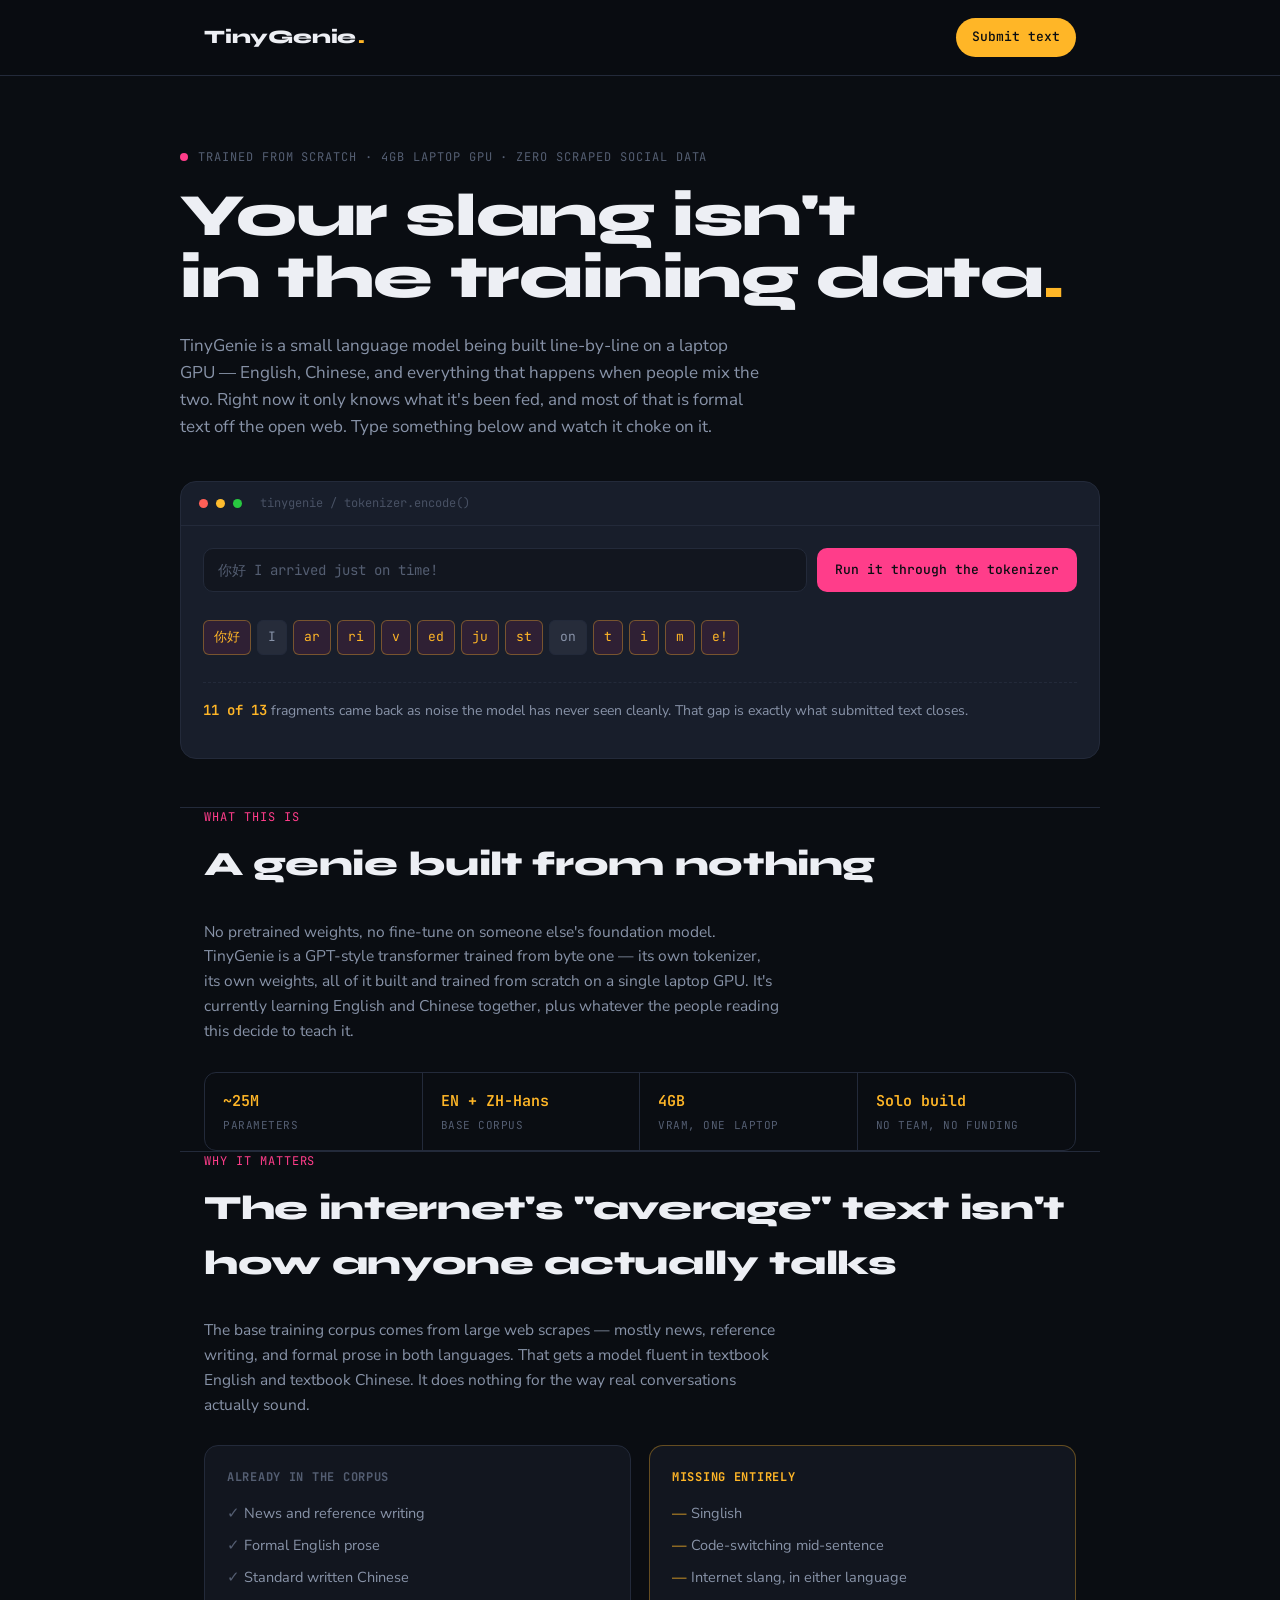
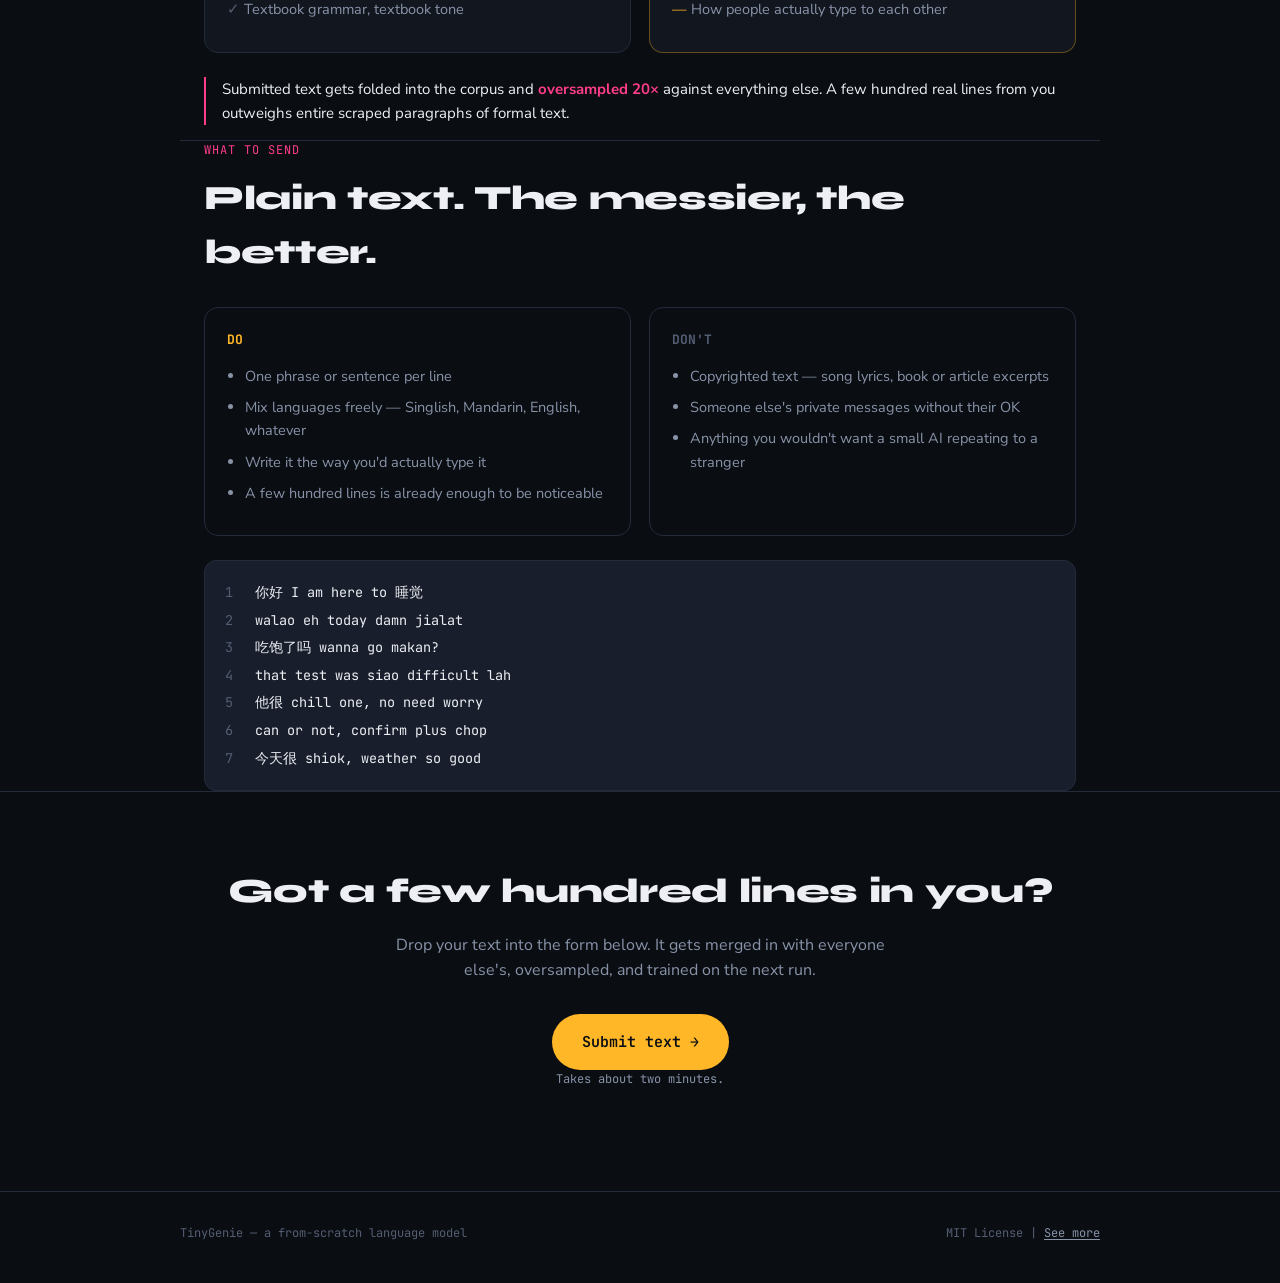
<file: index.html>
<!DOCTYPE html>
<html lang="en">
<head>
<meta charset="UTF-8">
<meta name="viewport" content="width=device-width, initial-scale=1.0">
<title>TinyGenie — Teach it your tongue</title>
<meta name="description" content="TinyGenie is a small language model trained from scratch. Help it learn how people actually talk by submitting slang, Singlish, and code-switched text.">

<link rel="preconnect" href="https://fonts.googleapis.com">
<link rel="preconnect" href="https://fonts.gstatic.com" crossorigin>
<link href="https://fonts.googleapis.com/css2?family=Syne:wght@700;800&family=Nunito+Sans:wght@400;600;700&family=JetBrains+Mono:wght@400;500;600&display=swap" rel="stylesheet">
<link rel="stylesheet" href="assets/css/main.css">
</head>
<body>

<header class="nav">
  <div class="nav-inner">
    <a href="#top" class="wordmark">TinyGenie<span class="dot">.</span></a>
    <!-- TODO: replace with your real Google Form link (also appears in the CTA band below) -->
    <a class="nav-cta" href="https://docs.google.com/forms/d/e/1FAIpQLSd0yVWl_RcFhxipP-QqCZVVhPbrMBUUb3A0nLfbvth23i6S8w/viewform?usp=publish-editor" target="_blank" rel="noopener">Submit text</a>
  </div>
</header>

<main id="top">

  <!-- ===== HERO ===== -->
  <section class="hero wrap" style="border-top:none;">
    <p class="eyebrow">Trained from scratch · 4GB laptop GPU · zero scraped social data</p>
    <h1>Your slang isn't<br>in the training data<em>.</em></h1>
    <p class="lede">TinyGenie is a small language model being built line-by-line on a laptop GPU — English, Chinese, and everything that happens when people mix the two. Right now it only knows what it's been fed, and most of that is formal text off the open web. Type something below and watch it choke on it.</p>

    <div class="demo">
      <div class="demo-bar">
        <span class="led"></span><span class="led"></span><span class="led"></span>
        <span class="path">tinygenie / tokenizer.encode()</span>
      </div>
      <div class="demo-body">
        <div class="demo-input-row">
          <input id="phrase-input" type="text" maxlength="80" placeholder="walao eh today damn jialat" aria-label="Type a phrase to tokenize">
          <button id="run-btn" type="button">Run it through the tokenizer</button>
        </div>
        <div class="demo-output" id="demo-output" aria-live="polite"></div>
        <p class="demo-readout" id="demo-readout"></p>
      </div>
    </div>
  </section>

  <!-- ===== WHAT THIS IS ===== -->
  <section class="wrap">
    <div class="section-head">
      <p class="kicker">What this is</p>
      <h2>A genie built from nothing</h2>
    </div>
    <p class="body-text">No pretrained weights, no fine-tune on someone else's foundation model. TinyGenie is a GPT-style transformer trained from byte one — its own tokenizer, its own weights, all of it built and trained from scratch on a single laptop GPU. It's currently learning English and Chinese together, plus whatever the people reading this decide to teach it.</p>

    <div class="spec-strip">
      <div class="spec"><div class="v">~25M</div><div class="k">Parameters</div></div>
      <div class="spec"><div class="v">EN + ZH-Hans</div><div class="k">Base corpus</div></div>
      <div class="spec"><div class="v">4GB</div><div class="k">VRAM, one laptop</div></div>
      <div class="spec"><div class="v">Solo build</div><div class="k">No team, no funding</div></div>
    </div>
  </section>

  <!-- ===== WHY YOUR TEXT MATTERS ===== -->
  <section class="wrap">
    <div class="section-head">
      <p class="kicker">Why it matters</p>
      <h2>The internet's "average" text isn't how anyone actually talks</h2>
    </div>
    <p class="body-text">The base training corpus comes from large web scrapes — mostly news, reference writing, and formal prose in both languages. That gets a model fluent in textbook English and textbook Chinese. It does nothing for the way real conversations actually sound.</p>

    <div class="compare">
      <div class="compare-col has">
        <h3>Already in the corpus</h3>
        <ul>
          <li>News and reference writing</li>
          <li>Formal English prose</li>
          <li>Standard written Chinese</li>
          <li>Textbook grammar, textbook tone</li>
        </ul>
      </div>
      <div class="compare-col missing">
        <h3>Missing entirely</h3>
        <ul>
          <li>Singlish</li>
          <li>Code-switching mid-sentence</li>
          <li>Internet slang, in either language</li>
          <li>How people actually type to each other</li>
        </ul>
      </div>
    </div>

    <p class="callout">Submitted text gets folded into the corpus and <strong>oversampled 20×</strong> against everything else. A few hundred real lines from you outweighs entire scraped paragraphs of formal text.</p>
  </section>

  <!-- ===== WHAT TO SEND ===== -->
  <section class="wrap">
    <div class="section-head">
      <p class="kicker">What to send</p>
      <h2>Plain text. The messier, the better.</h2>
    </div>

    <div class="rules">
      <div class="rule-card do">
        <h3>DO</h3>
        <ul>
          <li>One phrase or sentence per line</li>
          <li>Mix languages freely — Singlish, Mandarin, English, whatever</li>
          <li>Write it the way you'd actually type it</li>
          <li>A few hundred lines is already enough to be noticeable</li>
        </ul>
      </div>
      <div class="rule-card dont">
        <h3>DON'T</h3>
        <ul>
          <li>Copyrighted text — song lyrics, book or article excerpts</li>
          <li>Someone else's private messages without their OK</li>
          <li>Anything you wouldn't want a small AI repeating to a stranger</li>
        </ul>
      </div>
    </div>

    <div class="example-block">
      <div class="ln"><span class="no">1</span><span class="tx">你好 I am here to 睡觉</span></div>
      <div class="ln"><span class="no">2</span><span class="tx">walao eh today damn jialat</span></div>
      <div class="ln"><span class="no">3</span><span class="tx">吃饱了吗 wanna go makan?</span></div>
      <div class="ln"><span class="no">4</span><span class="tx">that test was siao difficult lah</span></div>
      <div class="ln"><span class="no">5</span><span class="tx">他很 chill one, no need worry</span></div>
      <div class="ln"><span class="no">6</span><span class="tx">can or not, confirm plus chop</span></div>
      <div class="ln"><span class="no">7</span><span class="tx">今天很 shiok, weather so good</span></div>
    </div>
  </section>

  <!-- ===== CTA ===== -->
  <section class="cta-band" id="submit">
    <h2>Got a few hundred lines in you?</h2>
    <p>Drop your text into the form below. It gets merged in with everyone else's, oversampled, and trained on the next run.</p>
    <!-- TODO: replace with your real Google Form link -->
    <a class="cta-big" href="https://docs.google.com/forms/d/e/1FAIpQLSd0yVWl_RcFhxipP-QqCZVVhPbrMBUUb3A0nLfbvth23i6S8w/viewform?usp=publish-editor" target="_blank" rel="noopener">Submit text →</a>
    <p class="cta-note">Takes about two minutes.</p>
  </section>

</main>

<footer>
  <div class="footer-inner">
    <div class="footer-left">TinyGenie — a from-scratch language model</div>
    <div class="footer-right">MIT License | <a href="content">See more</a></div>
  </div>
</footer>

<script>
  const KNOWN = new Set([
    'i','am','here','to','you','today','is','was','the','test','that','no','need',
    'go','can','or','not','plus','so','good','it','a','an','and','very','will',
    'this','that','wanna','want','of','for','on','in','my','your','we','they'
  ]);

  function tokenize(text){
    const words = text.trim().split(/\s+/).filter(Boolean);
    const tokens = [];
    for (const w of words){
      const clean = w.toLowerCase().replace(/[^\p{L}\p{N}]/gu, '');
      const isPlainEnglish = /^[a-zA-Z]+$/.test(w);
      if (isPlainEnglish && KNOWN.has(clean)){
        tokens.push({ text: w, known: true });
        continue;
      }
      // simulate a tokenizer fragmenting an unseen surface form into pieces
      let i = 0;
      while (i < w.length){
        const len = Math.min(w.length - i, 1 + Math.floor(Math.random() * 2));
        tokens.push({ text: w.slice(i, i + len), known: false });
        i += len;
      }
    }
    return tokens;
  }

  function render(text){
    const out = document.getElementById('demo-output');
    const readout = document.getElementById('demo-readout');
    out.innerHTML = '';
    const tokens = tokenize(text);

    tokens.forEach((t, idx) => {
      const chip = document.createElement('span');
      chip.className = 'chip ' + (t.known ? 'known' : 'broken');
      chip.textContent = t.text;
      chip.style.animationDelay = (idx * 35) + 'ms';
      out.appendChild(chip);
    });

    const brokenCount = tokens.filter(t => !t.known).length;
    if (tokens.length === 0){
      readout.innerHTML = '';
      return;
    }
    readout.innerHTML = `<strong>${brokenCount} of ${tokens.length}</strong> fragments came back as noise the model has never seen cleanly. That gap is exactly what submitted text closes.`;
  }

  const input = document.getElementById('phrase-input');
  const btn = document.getElementById('run-btn');

  btn.addEventListener('click', () => {
    const v = input.value.trim();
    if (v) render(v);
  });
  input.addEventListener('keydown', (e) => {
    if (e.key === 'Enter'){ e.preventDefault(); btn.click(); }
  });

  // run once on load with a seeded example so the page makes its point immediately
  window.addEventListener('DOMContentLoaded', () => {
    const seed = "你好 I arrived just on time!";
    input.value = '';
    input.placeholder = seed;
    render(seed);
  });
</script>

</body>
</html>
</file>
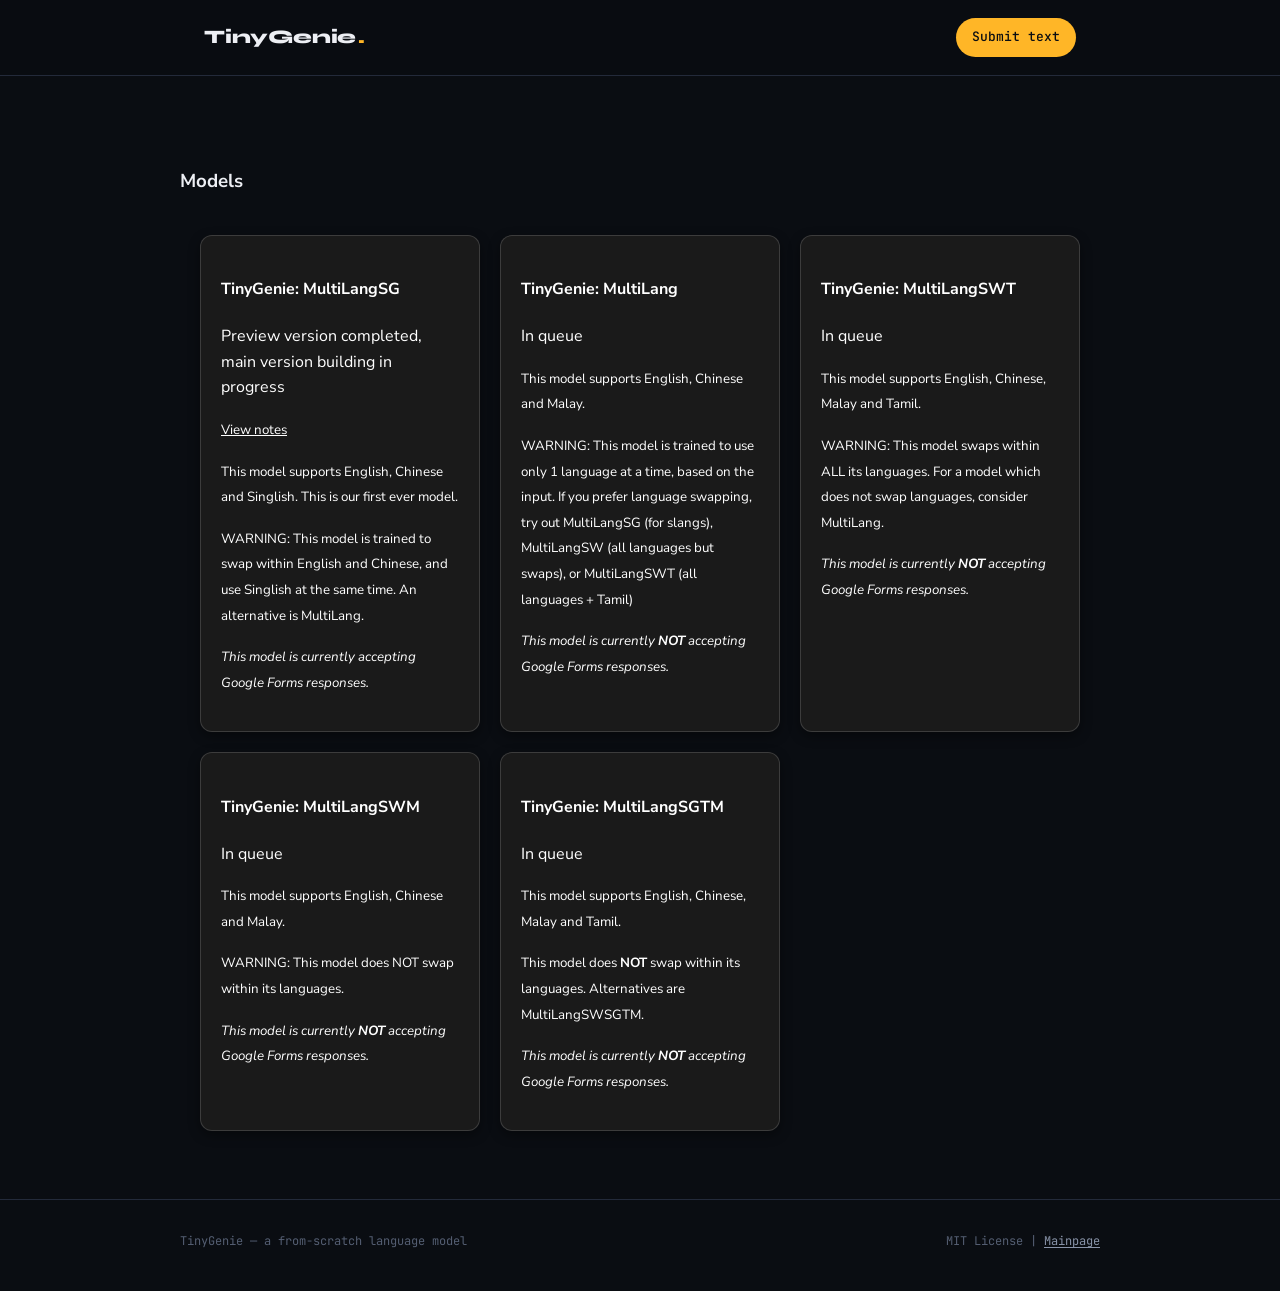
<file: content/index.html>
<!DOCTYPE html>
<html lang="en">
<head>
<meta charset="UTF-8">
<meta name="viewport" content="width=device-width, initial-scale=1.0">
<title>TinyGenie — Teach it your tongue</title>
<meta name="description" content="TinyGenie is a small language model trained from scratch. Help it learn how people actually talk by submitting slang, Singlish, and code-switched text.">

<link rel="preconnect" href="https://fonts.googleapis.com">
<link rel="preconnect" href="https://fonts.gstatic.com" crossorigin>
<link href="https://fonts.googleapis.com/css2?family=Syne:wght@700;800&family=Nunito+Sans:wght@400;600;700&family=JetBrains+Mono:wght@400;500;600&display=swap" rel="stylesheet">
<link rel="stylesheet" href="../assets/css/main.css">
<link rel="stylesheet" href="../assets/css/card.css">
</head>
<body>

<header class="nav">
  <div class="nav-inner">
    <a href="#top" class="wordmark">TinyGenie<span class="dot">.</span></a>
    <!-- TODO: replace with your real Google Form link (also appears in the CTA band below) -->
    <a class="nav-cta" href="https://docs.google.com/forms/d/e/1FAIpQLSd0yVWl_RcFhxipP-QqCZVVhPbrMBUUb3A0nLfbvth23i6S8w/viewform?usp=publish-editor" target="_blank" rel="noopener">Submit text</a>
  </div>
</header>

<main id="top">

  <!-- ===== HERO ===== -->
  <section class="hero wrap" style="border-top:none;">
    <h3>Models</h3>
    <div class="card-container">
    <div class="card">
      <h4>TinyGenie: MultiLangSG</h4>
      <p>Preview version completed, main version building in progress</p>
      <p><small><a href="../models/multilang-sg/model-preview/">View notes</a></small></p>
      <p><small>This model supports English, Chinese and Singlish. This is our first ever model.</small></p>
      <p><small>WARNING: This model is trained to swap within English and Chinese, and use Singlish at the same time. An alternative is MultiLang.</small></p>
      <p><small><i>This model is currently accepting Google Forms responses.</i></small></p>
    </div>
    <div class="card">
      <h4>TinyGenie: MultiLang</h4>
      <p>In queue</p>
      <p><small>This model supports English, Chinese and Malay.</small></p>
      <p><small>WARNING: This model is trained to use only 1 language at a time, based on the input. If you prefer language swapping, try out MultiLangSG (for slangs), MultiLangSW (all languages but swaps), or MultiLangSWT (all languages + Tamil)</small></p>
      <p><small><i>This model is currently <b>NOT</b> accepting Google Forms responses.</i></small></p>
    </div>
    <div class="card">
      <h4>TinyGenie: MultiLangSWT</h4>
      <p>In queue
      <p><small>This model supports English, Chinese, Malay and Tamil.</small></p>
      <p><small>WARNING: This model swaps within ALL its languages. For a model which does not swap languages, consider MultiLang.</small></p>
      <p><small><i>This model is currently <b>NOT</b> accepting Google Forms responses.</i></small></p>
    </div>
    <div class="card">
      <h4>TinyGenie: MultiLangSWM</h4>
      <p>In queue</p>
      <p><small>This model supports English, Chinese and Malay.</small></p>
      <p><small>WARNING: This model does NOT swap within its languages.</small></p>
      <p><small><i>This model is currently <b>NOT</b> accepting Google Forms responses.</i></small></p>
    </div>
    <div class="card">
      <h4>TinyGenie: MultiLangSGTM</h4>
      <p>In queue</p>
      <p><small>This model supports English, Chinese, Malay and Tamil.</small></p>
      <p><small>This model does <b>NOT</b> swap within its languages. Alternatives are MultiLangSWSGTM.</small></p>
      <p><small><i>This model is currently <b>NOT</b> accepting Google Forms responses.</i></small></p>
    </div>
</main>

<footer>
  <div class="footer-inner">
    <div class="footer-left">TinyGenie — a from-scratch language model</div>
    <div class="footer-right">MIT License | <a href="../">Mainpage</a></div>
  </div>
</footer>

</body>
</html>
</file>
<file: assets/css/main.css>
:root{
    --ink:        #0A0D12;
    --ink-raised: #12161F;
    --ink-panel:  #181E2B;
    --line:       #232A3A;
    --amber:      #FFB627;
    --amber-dim:  #8A6A22;
    --magenta:    #FF3D8A;
    --text:       #EDEFF4;
    --text-muted: #8893A8;
    --text-faint: #545E72;

    --display: 'Syne', sans-serif;
    --body:    'Nunito Sans', sans-serif;
    --mono:    'JetBrains Mono', monospace;

    --max: 920px;
  }

  *{ box-sizing: border-box; }
  html{ scroll-behavior: smooth; }
  body{
    margin:0;
    background: var(--ink);
    color: var(--text);
    font-family: var(--body);
    line-height: 1.6;
    -webkit-font-smoothing: antialiased;
  }
  a{ color: inherit; }
  ::selection{ background: var(--magenta); color: var(--ink); }

  :focus-visible{
    outline: 2px solid var(--amber);
    outline-offset: 3px;
  }

  .wrap{
    max-width: var(--max);
    margin: 0 auto;
    padding: 0 24px;
  }

  /* ---------- NAV ---------- */
  header.nav{
    position: sticky;
    top: 0;
    z-index: 20;
    background: rgba(10,13,18,0.85);
    backdrop-filter: blur(8px);
    border-bottom: 1px solid var(--line);
  }
  .nav-inner{
    max-width: var(--max);
    margin: 0 auto;
    padding: 18px 24px;
    display: flex;
    align-items: center;
    justify-content: space-between;
  }
  .wordmark{
    font-family: var(--display);
    font-weight: 800;
    font-size: 19px;
    letter-spacing: -0.01em;
    text-decoration: none;
    display: flex;
    align-items: baseline;
    gap: 2px;
  }
  .wordmark .dot{ color: var(--amber); }
  .nav-cta{
    font-family: var(--mono);
    font-size: 13px;
    font-weight: 500;
    text-decoration: none;
    color: var(--ink);
    background: var(--amber);
    padding: 9px 16px;
    border-radius: 999px;
    white-space: nowrap;
    transition: transform .15s ease, box-shadow .15s ease;
  }
  .nav-cta:hover{ transform: translateY(-1px); box-shadow: 0 4px 18px rgba(255,182,39,0.25); }

  /* ---------- HERO ---------- */
  .hero{
    padding: 72px 0 48px;
  }
  .eyebrow{
    font-family: var(--mono);
    font-size: 12px;
    letter-spacing: 0.08em;
    color: var(--text-faint);
    text-transform: uppercase;
    margin: 0 0 18px;
    display: flex;
    align-items: center;
    gap: 10px;
  }
  .eyebrow::before{
    content: "";
    width: 8px; height: 8px;
    background: var(--magenta);
    border-radius: 50%;
    display: inline-block;
    animation: blink 2.2s ease-in-out infinite;
  }
  @keyframes blink{ 0%,100%{ opacity: 1; } 50%{ opacity: 0.25; } }

  h1{
    font-family: var(--display);
    font-weight: 800;
    font-size: clamp(34px, 6vw, 60px);
    line-height: 1.04;
    letter-spacing: -0.02em;
    margin: 0 0 22px;
  }
  h1 em{
    font-style: normal;
    color: var(--amber);
  }
  .lede{
    font-size: 17px;
    color: var(--text-muted);
    max-width: 58ch;
    margin: 0 0 8px;
  }

  /* ---------- DEMO PANEL ---------- */
  .demo{
    margin-top: 40px;
    background: var(--ink-panel);
    border: 1px solid var(--line);
    border-radius: 16px;
    overflow: hidden;
  }
  .demo-bar{
    display: flex;
    align-items: center;
    gap: 8px;
    padding: 12px 18px;
    border-bottom: 1px solid var(--line);
    font-family: var(--mono);
    font-size: 12px;
    color: var(--text-faint);
  }
  .demo-bar .led{ width: 9px; height: 9px; border-radius: 50%; background: var(--line); }
  .demo-bar .led:nth-child(1){ background: #FF5F57; }
  .demo-bar .led:nth-child(2){ background: #FEBC2E; }
  .demo-bar .led:nth-child(3){ background: #28C840; }
  .demo-bar .path{ margin-left: 10px; opacity: 0.8; }

  .demo-body{ padding: 22px; }

  .demo-input-row{
    display: flex;
    gap: 10px;
    flex-wrap: wrap;
  }
  #phrase-input{
    flex: 1 1 260px;
    background: var(--ink-raised);
    border: 1px solid var(--line);
    color: var(--text);
    font-family: var(--mono);
    font-size: 14px;
    padding: 12px 14px;
    border-radius: 10px;
  }
  #phrase-input::placeholder{ color: var(--text-faint); }
  #run-btn{
    font-family: var(--mono);
    font-size: 13px;
    font-weight: 500;
    color: var(--ink);
    background: var(--magenta);
    border: none;
    padding: 0 18px;
    border-radius: 10px;
    cursor: pointer;
    transition: transform .15s ease, box-shadow .15s ease;
  }
  #run-btn:hover{ transform: translateY(-1px); box-shadow: 0 4px 18px rgba(255,61,138,0.3); }

  .demo-output{
    margin-top: 20px;
    min-height: 52px;
    display: flex;
    flex-wrap: wrap;
    gap: 6px;
    align-items: center;
  }
  .chip{
    font-family: var(--mono);
    font-size: 13px;
    padding: 6px 10px;
    border-radius: 6px;
    opacity: 0;
    transform: translateY(6px);
    animation: chip-in .35s ease forwards;
  }
  .chip.known{
    background: rgba(136,147,168,0.12);
    color: var(--text-muted);
    border: 1px solid var(--line);
  }
  .chip.broken{
    background: rgba(255,61,138,0.1);
    color: var(--amber);
    border: 1px solid rgba(255,182,39,0.35);
  }
  @keyframes chip-in{ to{ opacity: 1; transform: translateY(0); } }

  .demo-readout{
    margin-top: 18px;
    padding-top: 16px;
    border-top: 1px dashed var(--line);
    font-size: 14px;
    color: var(--text-muted);
  }
  .demo-readout strong{ color: var(--amber); font-family: var(--mono); font-weight: 600; }

  /* ---------- SECTIONS ---------- */
  section{ padding: 64px 0; border-top: 1px solid var(--line); }
  .section-head{ margin-bottom: 28px; }
  .kicker{
    font-family: var(--mono);
    font-size: 12px;
    letter-spacing: 0.08em;
    text-transform: uppercase;
    color: var(--magenta);
    margin: 0 0 10px;
  }
  h2{
    font-family: var(--display);
    font-weight: 800;
    font-size: clamp(24px, 3.6vw, 34px);
    letter-spacing: -0.01em;
    margin: 0;
  }
  .body-text{ color: var(--text-muted); max-width: 64ch; font-size: 15.5px; }

  .spec-strip{
    margin-top: 28px;
    display: flex;
    flex-wrap: wrap;
    gap: 0;
    border: 1px solid var(--line);
    border-radius: 12px;
    overflow: hidden;
  }
  .spec{
    flex: 1 1 140px;
    padding: 16px 18px;
    border-right: 1px solid var(--line);
  }
  .spec:last-child{ border-right: none; }
  .spec .v{ font-family: var(--mono); font-size: 15px; color: var(--amber); font-weight: 600; }
  .spec .k{ font-family: var(--mono); font-size: 11px; color: var(--text-faint); text-transform: uppercase; letter-spacing: 0.05em; margin-top: 4px; }

  /* compare columns */
  .compare{
    display: grid;
    grid-template-columns: 1fr 1fr;
    gap: 18px;
    margin-top: 28px;
  }
  @media (max-width: 640px){ .compare{ grid-template-columns: 1fr; } }
  .compare-col{
    border: 1px solid var(--line);
    border-radius: 14px;
    padding: 22px;
    background: var(--ink-raised);
  }
  .compare-col h3{
    font-family: var(--mono);
    font-size: 12px;
    text-transform: uppercase;
    letter-spacing: 0.06em;
    margin: 0 0 14px;
    color: var(--text-faint);
  }
  .compare-col.has ul li::before{ content: "✓ "; color: var(--text-faint); }
  .compare-col.missing{ border-color: rgba(255,182,39,0.35); }
  .compare-col.missing h3{ color: var(--amber); }
  .compare-col.missing ul li::before{ content: "— "; color: var(--amber); }
  .compare-col ul{ margin: 0; padding: 0; list-style: none; }
  .compare-col li{ font-size: 14.5px; color: var(--text-muted); margin-bottom: 9px; }

  .callout{
    margin-top: 24px;
    font-size: 15px;
    color: var(--text);
    border-left: 2px solid var(--magenta);
    padding-left: 16px;
  }
  .callout strong{ color: var(--magenta); }

  /* what to send */
  .rules{
    display: grid;
    grid-template-columns: 1fr 1fr;
    gap: 18px;
    margin-top: 28px;
  }
  @media (max-width: 640px){ .rules{ grid-template-columns: 1fr; } }
  .rule-card{ border: 1px solid var(--line); border-radius: 14px; padding: 22px; }
  .rule-card h3{ font-family: var(--mono); font-size: 13px; margin: 0 0 14px; }
  .rule-card.do h3{ color: var(--amber); }
  .rule-card.dont h3{ color: var(--text-faint); }
  .rule-card ul{ margin: 0; padding-left: 18px; color: var(--text-muted); font-size: 14.5px; }
  .rule-card li{ margin-bottom: 8px; }

  .example-block{
    margin-top: 24px;
    background: var(--ink-panel);
    border: 1px solid var(--line);
    border-radius: 12px;
    padding: 18px 20px;
    font-family: var(--mono);
    font-size: 13.5px;
    color: var(--text-muted);
    overflow-x: auto;
  }
  .example-block .ln{ display: flex; gap: 14px; padding: 3px 0; white-space: pre; }
  .example-block .ln .no{ color: var(--text-faint); user-select: none; min-width: 16px; }
  .example-block .ln .tx{ color: var(--text); }

  /* CTA band */
  .cta-band{
    text-align: center;
    padding: 72px 24px;
    border-top: 1px solid var(--line);
  }
  .cta-band h2{ margin-bottom: 14px; }
  .cta-band p{ color: var(--text-muted); max-width: 50ch; margin: 0 auto 30px; }
  .cta-big{
    display: inline-flex;
    align-items: center;
    gap: 10px;
    font-family: var(--mono);
    font-size: 15px;
    font-weight: 600;
    text-decoration: none;
    color: var(--ink);
    background: var(--amber);
    padding: 16px 30px;
    border-radius: 999px;
    transition: transform .15s ease, box-shadow .15s ease;
  }
  .cta-big:hover{ transform: translateY(-2px); box-shadow: 0 8px 28px rgba(255,182,39,0.3); }
  .cta-note{
    margin-top: 16px;
    font-family: var(--mono);
    font-size: 12px;
    color: var(--text-faint);
  }

  /* footer */
  footer{
    border-top: 1px solid var(--line);
    padding: 32px 24px 40px;
  }
  .footer-inner{
    max-width: var(--max);
    margin: 0 auto;
    display: flex;
    flex-wrap: wrap;
    gap: 16px;
    justify-content: space-between;
    align-items: center;
  }
  .footer-left{ font-family: var(--mono); font-size: 12px; color: var(--text-faint); }
  .footer-right{ font-family: var(--mono); font-size: 12px; color: var(--text-faint); text-align: right; }
  .footer-right a{ color: var(--text-muted); text-decoration: underline; text-underline-offset: 2px; }

  @media (prefers-reduced-motion: reduce){
    *{ animation: none !important; transition: none !important; }
  }
</file>
<file: assets/css/card.css>
*, *::before, *::after {
  box-sizing: border-box;
}

.card-container {
  display: grid;
  grid-template-columns: repeat(auto-fit, minmax(280px, 1fr));
  gap: 20px;
  width: 100%;
  padding: 20px;
}

.card {
  width: 100%;
  padding: 20px;
  background: #1a1a1a;
  border: 1px solid rgba(255,255,255,0.15);
  border-radius: 12px;
  box-shadow: 0 4px 12px rgba(0,0,0,0.4);
  color: #fff;
}
</file>
